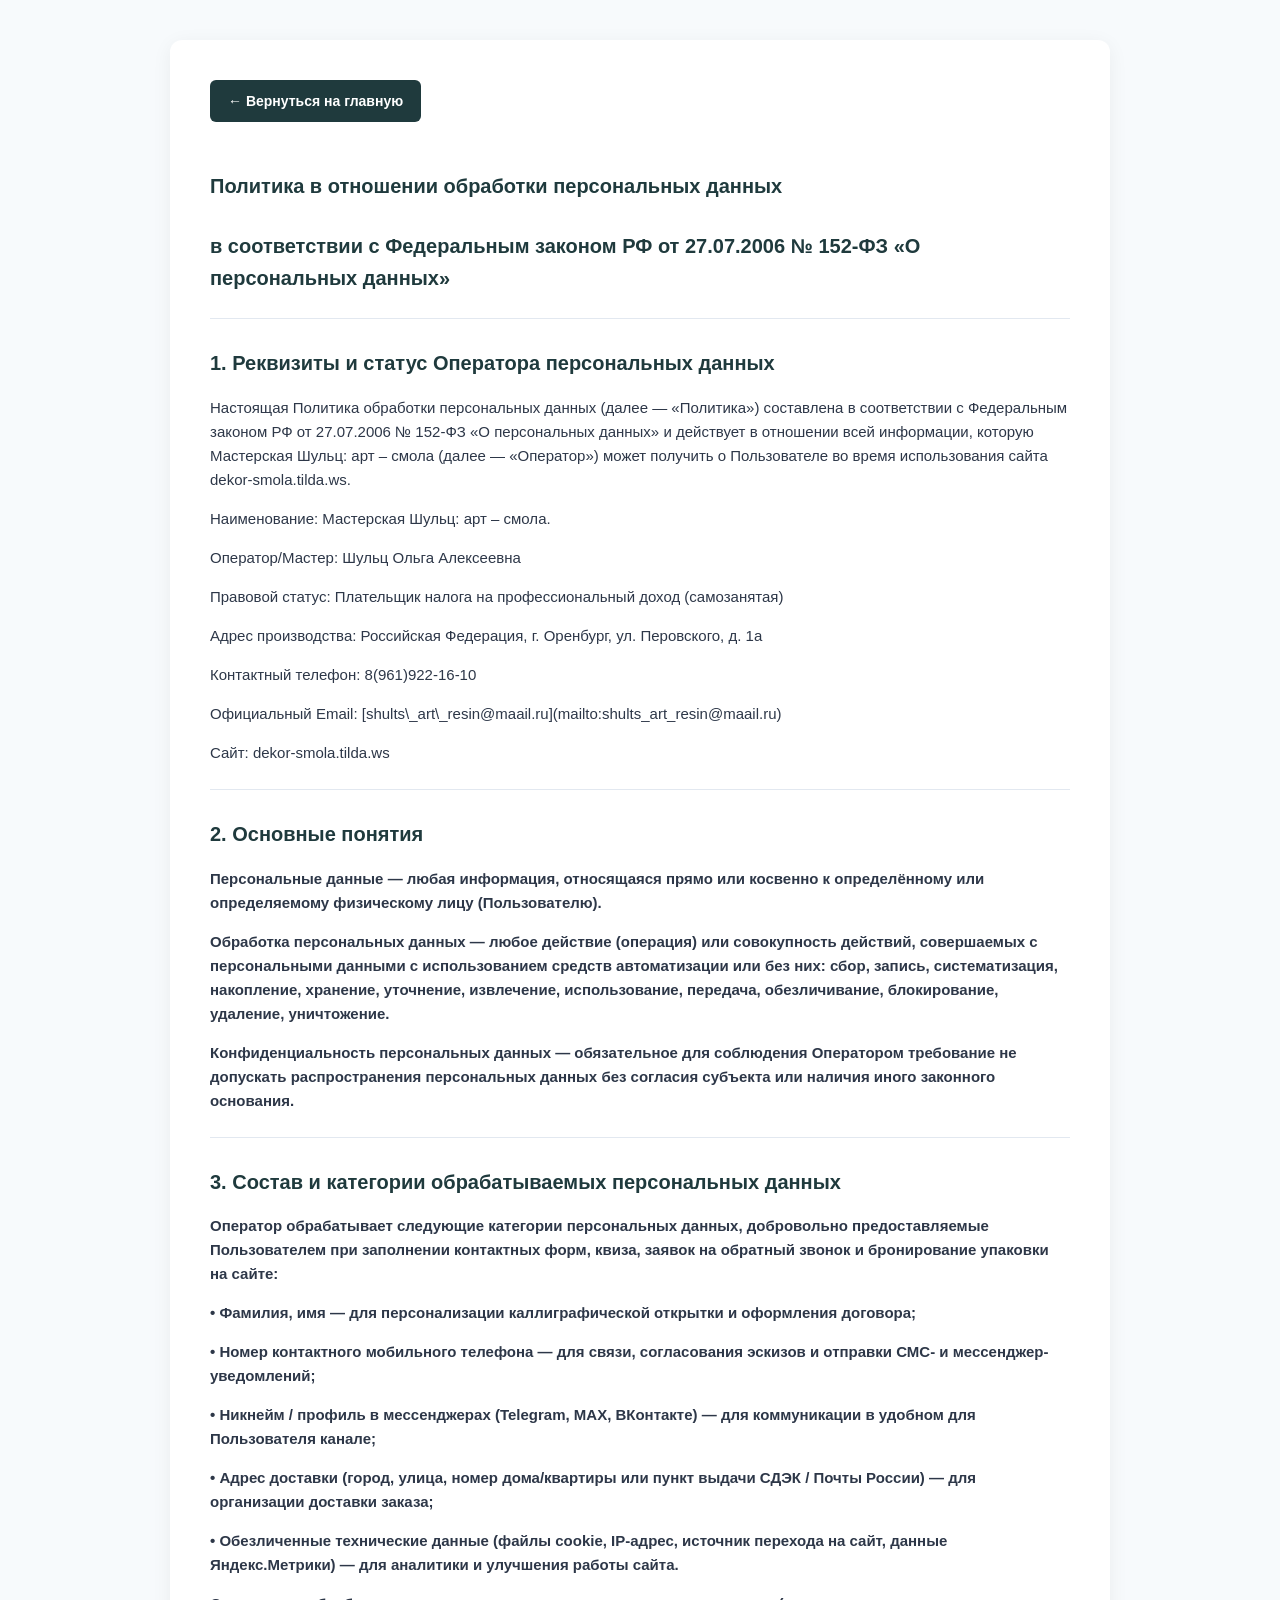
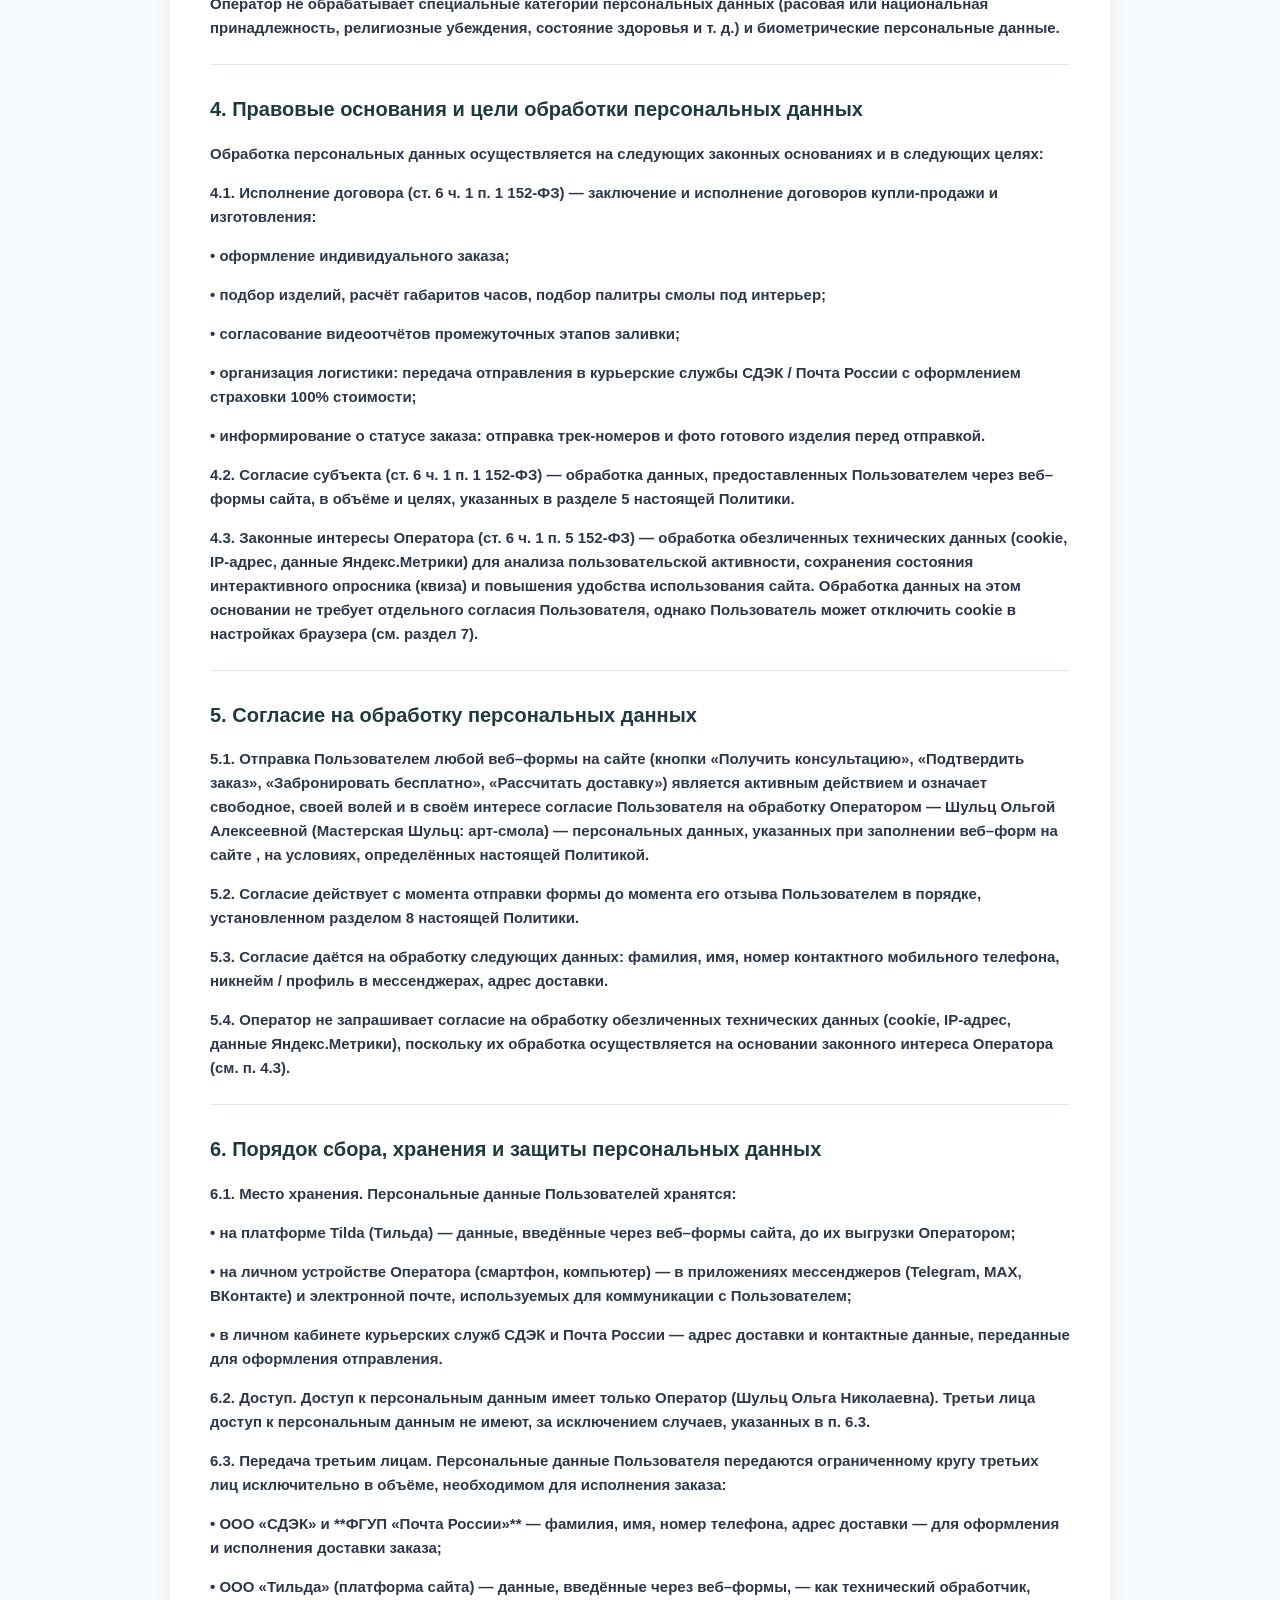
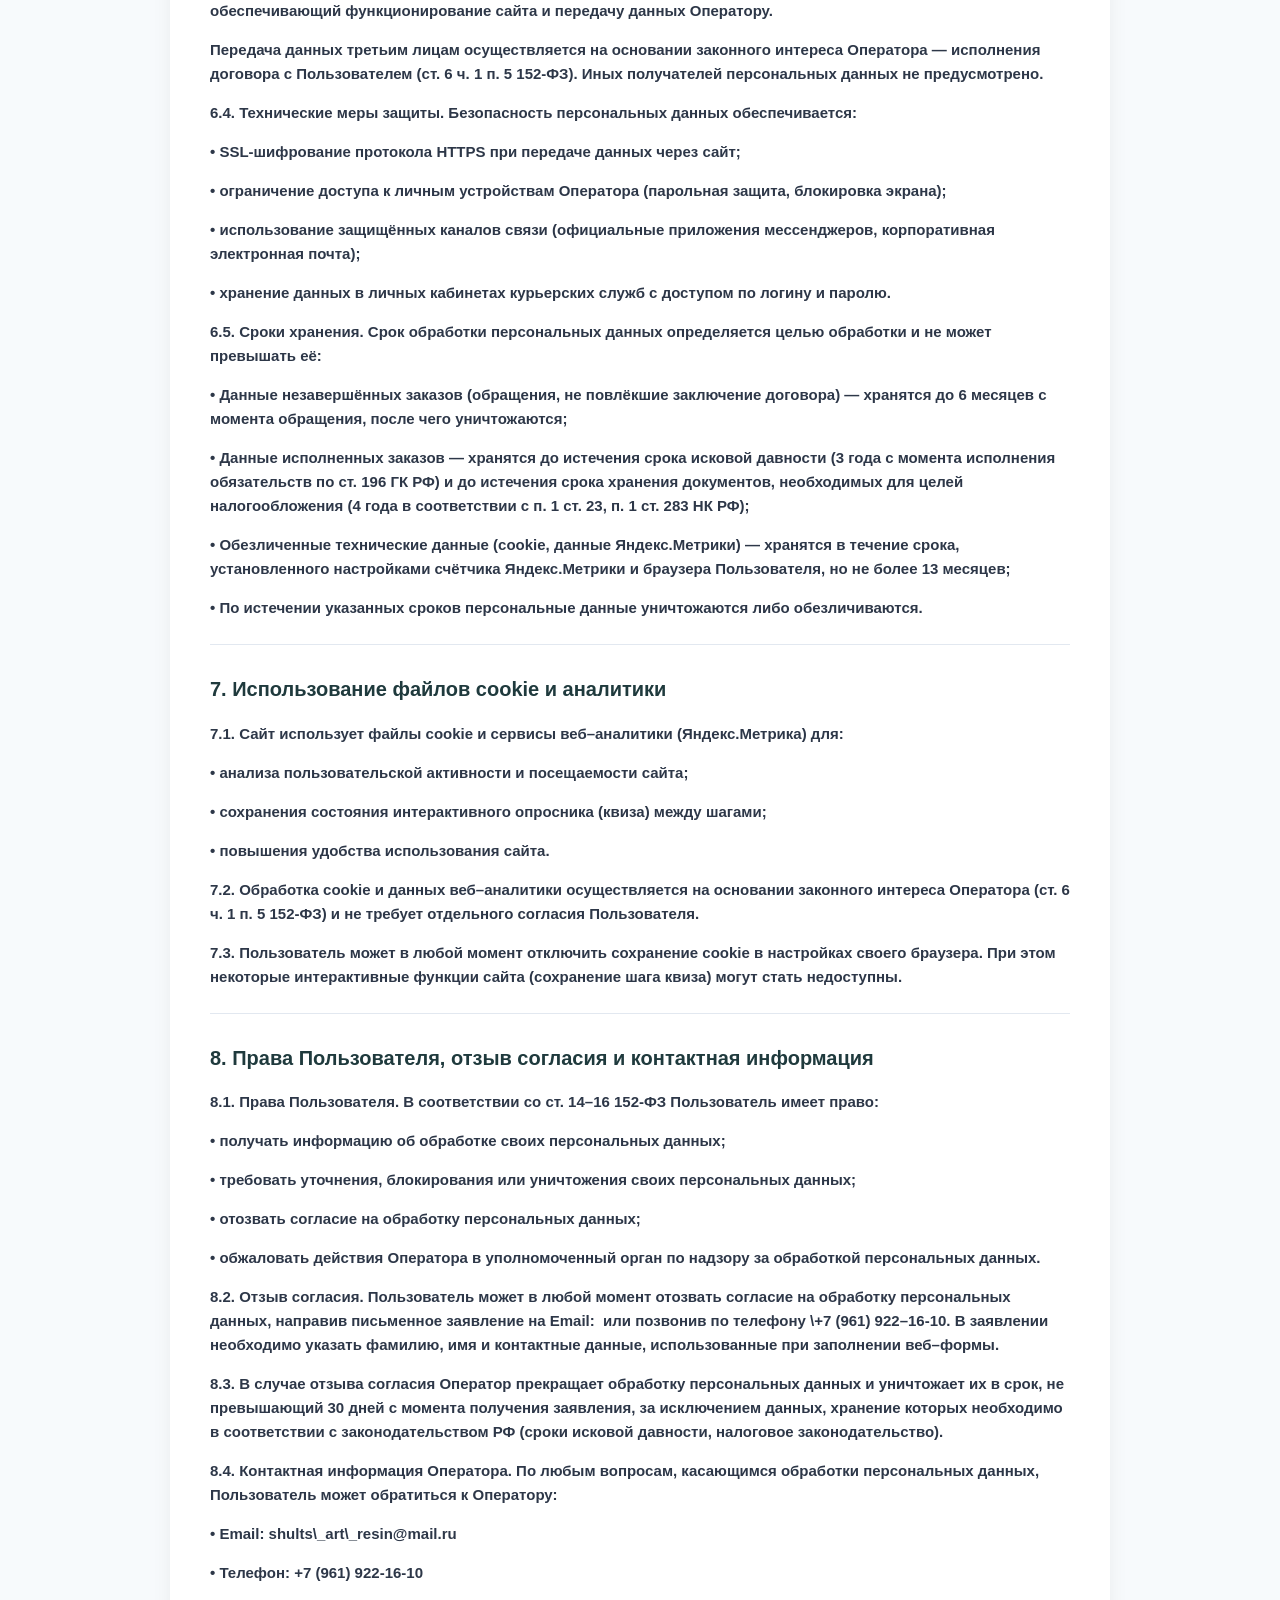
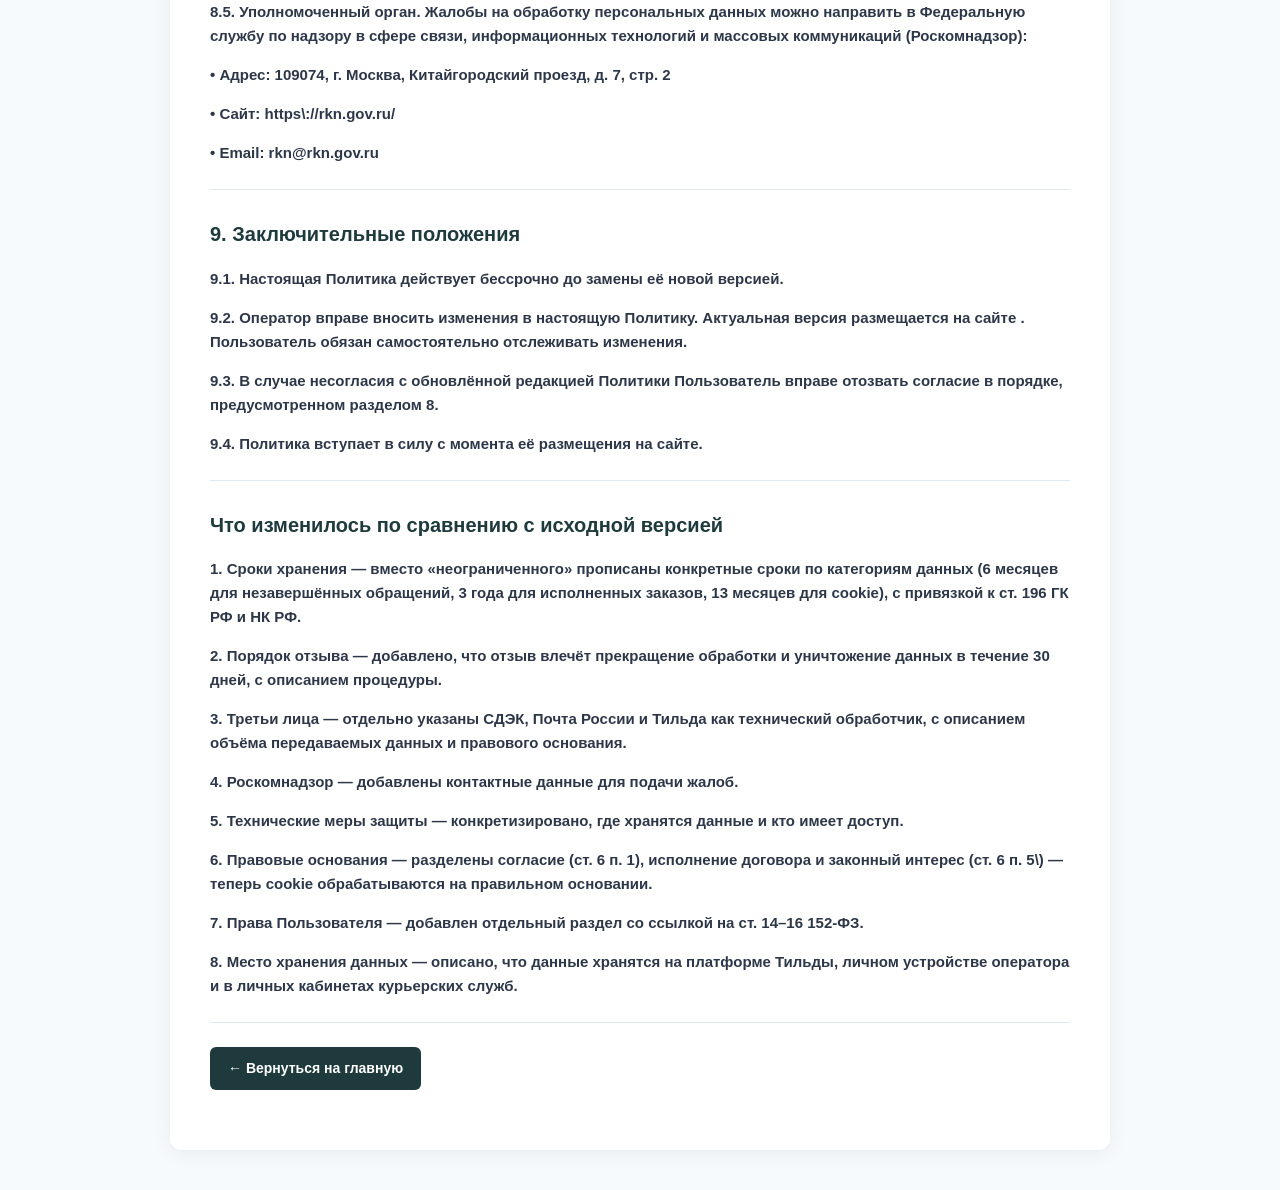
<file: privacy.html>
<!DOCTYPE html>
<html lang="ru">
<head>
  <meta charset="UTF-8">
  <meta name="viewport" content="width=device-width, initial-scale=1.0">
  <title>Политика обработки персональных данных — Мастерская Шульц: арт – смола</title>
  <style>
    body {
      font-family: 'Segoe UI', -apple-system, BlinkMacSystemFont, sans-serif;
      line-height: 1.6;
      color: #2D3748;
      background: #F7FAFC;
      margin: 0;
      padding: 40px 20px;
    }
    .container {
      max-width: 860px;
      margin: 0 auto;
      background: #FFFFFF;
      padding: 40px;
      border-radius: 12px;
      box-shadow: 0 4px 20px rgba(0,0,0,0.06);
    }
    h1 { color: #1F3A3D; font-size: 26px; border-bottom: 2px solid #C5A059; padding-bottom: 12px; }
    h2 { color: #1F3A3D; font-size: 20px; margin-top: 28px; }
    p { margin-bottom: 14px; font-size: 15px; }
    hr { border: 0; height: 1px; background: #E2E8F0; margin: 24px 0; }
    a { color: #C5A059; text-decoration: none; }
    a:hover { text-decoration: underline; }
    .back-btn {
      display: inline-block;
      margin-bottom: 20px;
      padding: 10px 18px;
      background: #1F3A3D;
      color: #FFFFFF;
      border-radius: 6px;
      font-size: 14px;
      font-weight: 600;
    }
  </style>
</head>
<body>
  <div class="container">
    <a href="index.html" class="back-btn">← Вернуться на главную</a>
    <h2>Политика в отношении обработки персональных данных</h2>
<h2>в соответствии с Федеральным законом РФ от 27.07.2006 № 152-ФЗ «О персональных данных»</h2>
<hr>
<h2>1. Реквизиты и статус Оператора персональных данных</h2>
<p>Настоящая Политика обработки персональных данных (далее — «Политика») составлена в соответствии с Федеральным законом РФ от 27.07.2006 № 152-ФЗ «О персональных данных» и действует в отношении всей информации, которую Мастерская Шульц: арт – смола (далее — «Оператор») может получить о Пользователе во время использования сайта dekor-smola.tilda.ws.</p>
<p>Наименование: Мастерская Шульц: арт – смола.</p>
<p>Оператор/Мастер: Шульц Ольга Алексеевна</p>
<p>Правовой статус: Плательщик налога на профессиональный доход (самозанятая)</p>
<p>Адрес производства: Российская Федерация, г. Оренбург, ул. Перовского, д. 1а</p>
<p>Контактный телефон: 8(961)922-16-10</p>
<p>Официальный Email: [shults\_art\_resin@maail.ru](mailto:shults_art_resin@maail.ru)</p>
<p>Сайт: dekor-smola.tilda.ws</p>
<hr>
<h2>2. Основные понятия</h2>
<p><strong>Персональные данные<strong> — любая информация, относящаяся прямо или косвенно к определённому или определяемому физическому лицу (Пользователю).</p>
<p><strong>Обработка персональных данных<strong> — любое действие (операция) или совокупность действий, совершаемых с персональными данными с использованием средств автоматизации или без них: сбор, запись, систематизация, накопление, хранение, уточнение, извлечение, использование, передача, обезличивание, блокирование, удаление, уничтожение.</p>
<p><strong>Конфиденциальность персональных данных<strong> — обязательное для соблюдения Оператором требование не допускать распространения персональных данных без согласия субъекта или наличия иного законного основания.</p>
<hr>
<h2>3. Состав и категории обрабатываемых персональных данных</h2>
<p>Оператор обрабатывает следующие категории персональных данных, добровольно предоставляемые Пользователем при заполнении контактных форм, квиза, заявок на обратный звонок и бронирование упаковки на сайте:</p>
<p>• <strong>Фамилия, имя</strong> — для персонализации каллиграфической открытки и оформления договора;</p>
<p>• <strong>Номер контактного мобильного телефона</strong> — для связи, согласования эскизов и отправки СМС- и мессенджер-уведомлений;</p>
<p>• <strong>Никнейм / профиль в мессенджерах</strong> (Telegram, MAX, ВКонтакте) — для коммуникации в удобном для Пользователя канале;</p>
<p>• <strong>Адрес доставки</strong> (город, улица, номер дома/квартиры или пункт выдачи СДЭК / Почты России) — для организации доставки заказа;</p>
<p>• <strong>Обезличенные технические данные</strong> (файлы cookie, IP-адрес, источник перехода на сайт, данные Яндекс.Метрики) — для аналитики и улучшения работы сайта.</p>
<p>Оператор не обрабатывает специальные категории персональных данных (расовая или национальная принадлежность, религиозные убеждения, состояние здоровья и т. д.) и биометрические персональные данные.</p>
<hr>
<h2>4. Правовые основания и цели обработки персональных данных</h2>
<p>Обработка персональных данных осуществляется на следующих законных основаниях и в следующих целях:</p>
<p><strong>4.1.<strong> <strong>Исполнение договора<strong> (ст. 6 ч. 1 п. 1 152-ФЗ) — заключение и исполнение договоров купли-продажи и изготовления:</p>
<p>• оформление индивидуального заказа;</p>
<p>• подбор изделий, расчёт габаритов часов, подбор палитры смолы под интерьер;</p>
<p>• согласование видеоотчётов промежуточных этапов заливки;</p>
<p>• организация логистики: передача отправления в курьерские службы СДЭК / Почта России с оформлением страховки 100% стоимости;</p>
<p>• информирование о статусе заказа: отправка трек-номеров и фото готового изделия перед отправкой.</p>
<p><strong>4.2.<strong> <strong>Согласие субъекта<strong> (ст. 6 ч. 1 п. 1 152-ФЗ) — обработка данных, предоставленных Пользователем через веб–формы сайта, в объёме и целях, указанных в разделе 5 настоящей Политики.</p>
<p><strong>4.3.<strong> <strong>Законные интересы Оператора<strong> (ст. 6 ч. 1 п. 5 152-ФЗ) — обработка обезличенных технических данных (cookie, IP-адрес, данные Яндекс.Метрики) для анализа пользовательской активности, сохранения состояния интерактивного опросника (квиза) и повышения удобства использования сайта. Обработка данных на этом основании не требует отдельного согласия Пользователя, однако Пользователь может отключить cookie в настройках браузера (см. раздел 7).</p>
<hr>
<h2>5. Согласие на обработку персональных данных</h2>
<p><strong>5.1.<strong> Отправка Пользователем любой веб–формы на сайте (кнопки «Получить консультацию», «Подтвердить заказ», «Забронировать бесплатно», «Рассчитать доставку») является активным действием и означает свободное, своей волей и в своём интересе согласие Пользователя на обработку Оператором — Шульц Ольгой Алексеевной (Мастерская Шульц: арт-смола) — персональных данных, указанных при заполнении веб–форм на сайте , на условиях, определённых настоящей Политикой.</p>
<p><strong>5.2.<strong> Согласие действует с момента отправки формы до момента его отзыва Пользователем в порядке, установленном разделом 8 настоящей Политики.</p>
<p><strong>5.3.<strong> Согласие даётся на обработку следующих данных: фамилия, имя, номер контактного мобильного телефона, никнейм / профиль в мессенджерах, адрес доставки.</p>
<p><strong>5.4.<strong> Оператор не запрашивает согласие на обработку обезличенных технических данных (cookie, IP-адрес, данные Яндекс.Метрики), поскольку их обработка осуществляется на основании законного интереса Оператора (см. п. 4.3).</p>
<hr>
<h2>6. Порядок сбора, хранения и защиты персональных данных</h2>
<p><strong>6.1. Место хранения.<strong> Персональные данные Пользователей хранятся:</p>
<p>• на платформе Tilda (Тильда) — данные, введённые через веб–формы сайта, до их выгрузки Оператором;</p>
<p>• на личном устройстве Оператора (смартфон, компьютер) — в приложениях мессенджеров (Telegram, MAX, ВКонтакте) и электронной почте, используемых для коммуникации с Пользователем;</p>
<p>• в личном кабинете курьерских служб СДЭК и Почта России — адрес доставки и контактные данные, переданные для оформления отправления.</p>
<p><strong>6.2. Доступ.<strong> Доступ к персональным данным имеет только Оператор (Шульц Ольга Николаевна). Третьи лица доступ к персональным данным не имеют, за исключением случаев, указанных в п. 6.3.</p>
<p><strong>6.3. Передача третьим лицам.<strong> Персональные данные Пользователя передаются ограниченному кругу третьих лиц исключительно в объёме, необходимом для исполнения заказа:</p>
<p>• <strong>ООО «СДЭК»</strong> и **ФГУП «Почта России»** — фамилия, имя, номер телефона, адрес доставки — для оформления и исполнения доставки заказа;</p>
<p>• <strong>ООО «Тильда»</strong> (платформа сайта) — данные, введённые через веб–формы, — как технический обработчик, обеспечивающий функционирование сайта и передачу данных Оператору.</p>
<p>Передача данных третьим лицам осуществляется на основании законного интереса Оператора — исполнения договора с Пользователем (ст. 6 ч. 1 п. 5 152-ФЗ). Иных получателей персональных данных не предусмотрено.</p>
<p><strong>6.4. Технические меры защиты.<strong> Безопасность персональных данных обеспечивается:</p>
<p>• SSL-шифрование протокола HTTPS при передаче данных через сайт;</p>
<p>• ограничение доступа к личным устройствам Оператора (парольная защита, блокировка экрана);</p>
<p>• использование защищённых каналов связи (официальные приложения мессенджеров, корпоративная электронная почта);</p>
<p>• хранение данных в личных кабинетах курьерских служб с доступом по логину и паролю.</p>
<p><strong>6.5. Сроки хранения.<strong> Срок обработки персональных данных определяется целью обработки и не может превышать её:</p>
<p>• <strong>Данные незавершённых заказов</strong> (обращения, не повлёкшие заключение договора) — хранятся до 6 месяцев с момента обращения, после чего уничтожаются;</p>
<p>• <strong>Данные исполненных заказов</strong> — хранятся до истечения срока исковой давности (3 года с момента исполнения обязательств по ст. 196 ГК РФ) и до истечения срока хранения документов, необходимых для целей налогообложения (4 года в соответствии с п. 1 ст. 23, п. 1 ст. 283 НК РФ);</p>
<p>• <strong>Обезличенные технические данные</strong> (cookie, данные Яндекс.Метрики) — хранятся в течение срока, установленного настройками счётчика Яндекс.Метрики и браузера Пользователя, но не более 13 месяцев;</p>
<p>• По истечении указанных сроков персональные данные уничтожаются либо обезличиваются.</p>
<hr>
<h2>7. Использование файлов cookie и аналитики</h2>
<p><strong>7.1.<strong> Сайт использует файлы cookie и сервисы веб–аналитики (Яндекс.Метрика) для:</p>
<p>• анализа пользовательской активности и посещаемости сайта;</p>
<p>• сохранения состояния интерактивного опросника (квиза) между шагами;</p>
<p>• повышения удобства использования сайта.</p>
<p><strong>7.2.<strong> Обработка cookie и данных веб–аналитики осуществляется на основании законного интереса Оператора (ст. 6 ч. 1 п. 5 152-ФЗ) и не требует отдельного согласия Пользователя.</p>
<p><strong>7.3.<strong> Пользователь может в любой момент отключить сохранение cookie в настройках своего браузера. При этом некоторые интерактивные функции сайта (сохранение шага квиза) могут стать недоступны.</p>
<hr>
<h2>8. Права Пользователя, отзыв согласия и контактная информация</h2>
<p><strong>8.1. Права Пользователя.<strong> В соответствии со ст. 14–16 152-ФЗ Пользователь имеет право:</p>
<p>• получать информацию об обработке своих персональных данных;</p>
<p>• требовать уточнения, блокирования или уничтожения своих персональных данных;</p>
<p>• отозвать согласие на обработку персональных данных;</p>
<p>• обжаловать действия Оператора в уполномоченный орган по надзору за обработкой персональных данных.</p>
<p><strong>8.2. Отзыв согласия.<strong> Пользователь может в любой момент отозвать согласие на обработку персональных данных, направив письменное заявление на Email:  или позвонив по телефону \+7 (961) 922–16-10. В заявлении необходимо указать фамилию, имя и контактные данные, использованные при заполнении веб–формы.</p>
<p><strong>8.3.<strong> В случае отзыва согласия Оператор прекращает обработку персональных данных и уничтожает их в срок, не превышающий <strong>30 дней<strong> с момента получения заявления, за исключением данных, хранение которых необходимо в соответствии с законодательством РФ (сроки исковой давности, налоговое законодательство).</p>
<p><strong>8.4. Контактная информация Оператора.<strong> По любым вопросам, касающимся обработки персональных данных, Пользователь может обратиться к Оператору:</p>
<p>• <strong>Email:</strong> shults\_art\_resin@mail.ru</p>
<p>• <strong>Телефон:</strong> +7 (961) 922-16-10</p>
<p><strong>8.5. Уполномоченный орган.<strong> Жалобы на обработку персональных данных можно направить в Федеральную службу по надзору в сфере связи, информационных технологий и массовых коммуникаций (Роскомнадзор):</p>
<p>• <strong>Адрес:</strong> 109074, г. Москва, Китайгородский проезд, д. 7, стр. 2</p>
<p>• <strong>Сайт:</strong> https\://rkn.gov.ru/</p>
<p>• <strong>Email:</strong> rkn@rkn.gov.ru</p>
<hr>
<h2>9. Заключительные положения</h2>
<p><strong>9.1.<strong> Настоящая Политика действует бессрочно до замены её новой версией.</p>
<p><strong>9.2.<strong> Оператор вправе вносить изменения в настоящую Политику. Актуальная версия размещается на сайте . Пользователь обязан самостоятельно отслеживать изменения.</p>
<p><strong>9.3.<strong> В случае несогласия с обновлённой редакцией Политики Пользователь вправе отозвать согласие в порядке, предусмотренном разделом 8.</p>
<p><strong>9.4.<strong> Политика вступает в силу с момента её размещения на сайте.</p>
<hr>
<h2>Что изменилось по сравнению с исходной версией</h2>
<p>1. <strong>Сроки хранения<strong> — вместо «неограниченного» прописаны конкретные сроки по категориям данных (6 месяцев для незавершённых обращений, 3 года для исполненных заказов, 13 месяцев для cookie), с привязкой к ст. 196 ГК РФ и НК РФ.</p>
<p>2. <strong>Порядок отзыва<strong> — добавлено, что отзыв влечёт прекращение обработки и уничтожение данных в течение 30 дней, с описанием процедуры.</p>
<p>3. <strong>Третьи лица<strong> — отдельно указаны СДЭК, Почта России и Тильда как технический обработчик, с описанием объёма передаваемых данных и правового основания.</p>
<p>4. <strong>Роскомнадзор<strong> — добавлены контактные данные для подачи жалоб.</p>
<p>5. <strong>Технические меры защиты<strong> — конкретизировано, где хранятся данные и кто имеет доступ.</p>
<p>6. <strong>Правовые основания<strong> — разделены согласие (ст. 6 п. 1), исполнение договора и законный интерес (ст. 6 п. 5\) — теперь cookie обрабатываются на правильном основании.</p>
<p>7. <strong>Права Пользователя<strong> — добавлен отдельный раздел со ссылкой на ст. 14–16 152-ФЗ.</p>
<p>8. <strong>Место хранения данных<strong> — описано, что данные хранятся на платформе Тильды, личном устройстве оператора и в личных кабинетах курьерских служб.</p>
    <hr>
    <a href="index.html" class="back-btn">← Вернуться на главную</a>
  </div>
</body>
</html>
</file>
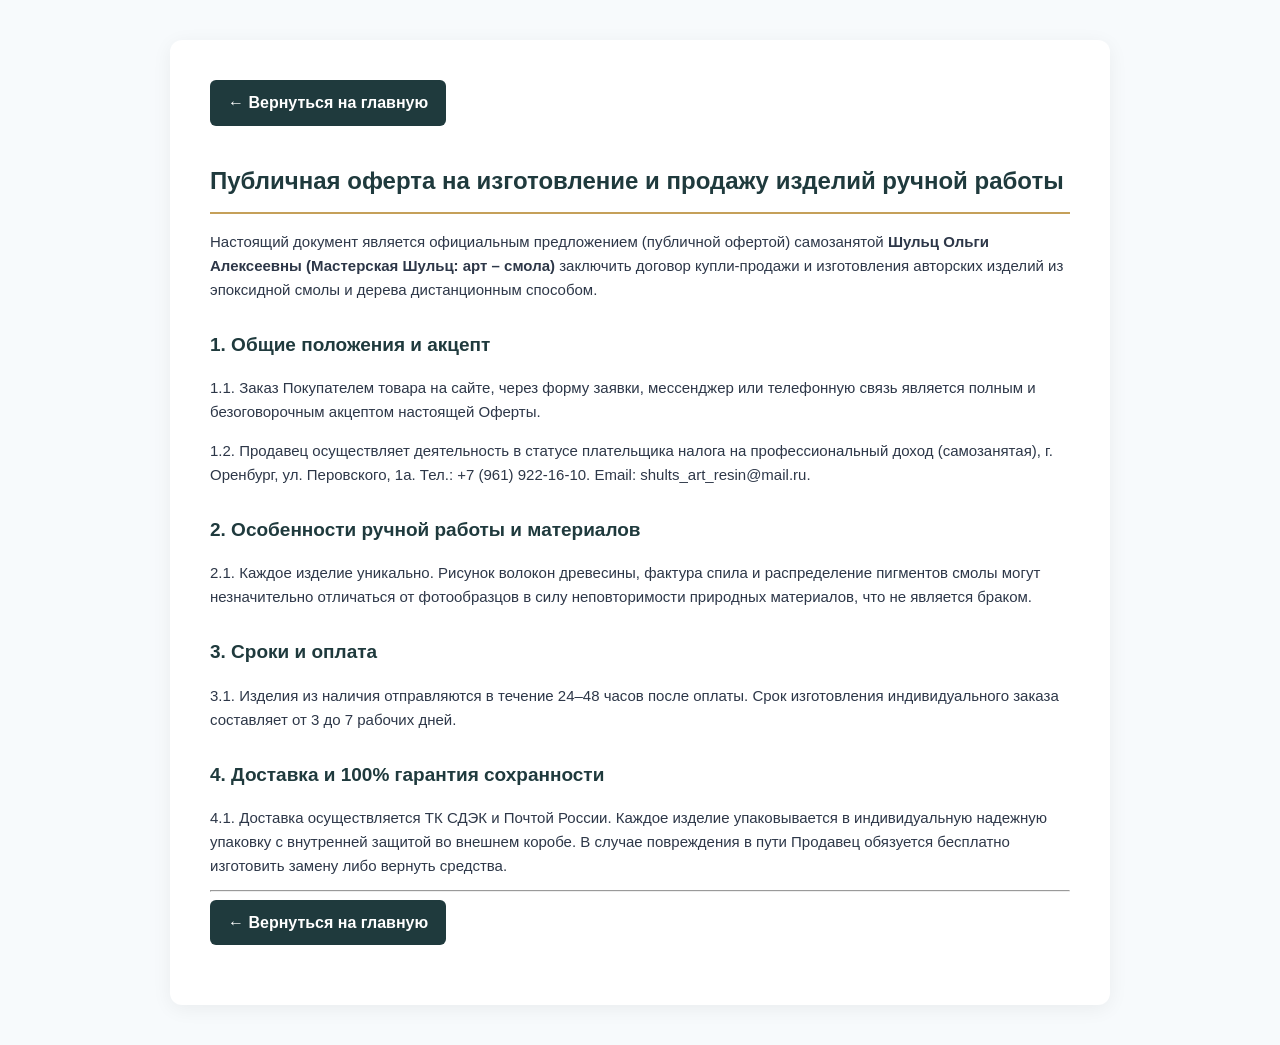
<file: terms.html>
<!DOCTYPE html>
<html lang="ru">
<head>
  <meta charset="UTF-8">
  <meta name="viewport" content="width=device-width, initial-scale=1.0">
  <title>Публичная оферта и условия заказа — Мастерская Шульц: арт – смола</title>
  <style>
    body { font-family: 'Segoe UI', -apple-system, BlinkMacSystemFont, sans-serif; line-height: 1.6; background: #F7FAFC; color: #2D3748; padding: 40px 20px; margin: 0; }
    .container { max-width: 860px; margin: 0 auto; background: #FFFFFF; padding: 40px; border-radius: 12px; box-shadow: 0 4px 20px rgba(0,0,0,0.06); }
    h1 { color: #1F3A3D; font-size: 24px; border-bottom: 2px solid #C5A059; padding-bottom: 12px; }
    h2 { color: #1F3A3D; font-size: 19px; margin-top: 28px; }
    p, li { font-size: 15px; margin-bottom: 12px; }
    a { color: #C5A059; text-decoration: none; }
    .back-btn { display: inline-block; margin-bottom: 20px; padding: 10px 18px; background: #1F3A3D; color: #FFFFFF; border-radius: 6px; font-weight: 600; text-decoration: none; }
  </style>
</head>
<body>
  <div class="container">
    <a href="index.html" class="back-btn">← Вернуться на главную</a>
    <h1>Публичная оферта на изготовление и продажу изделий ручной работы</h1>
    <p>Настоящий документ является официальным предложением (публичной офертой) самозанятой <strong>Шульц Ольги Алексеевны (Мастерская Шульц: арт – смола)</strong> заключить договор купли-продажи и изготовления авторских изделий из эпоксидной смолы и дерева дистанционным способом.</p>
    
    <h2>1. Общие положения и акцепт</h2>
    <p>1.1. Заказ Покупателем товара на сайте, через форму заявки, мессенджер или телефонную связь является полным и безоговорочным акцептом настоящей Оферты.</p>
    <p>1.2. Продавец осуществляет деятельность в статусе плательщика налога на профессиональный доход (самозанятая), г. Оренбург, ул. Перовского, 1а. Тел.: +7 (961) 922-16-10. Email: shults_art_resin@mail.ru.</p>

    <h2>2. Особенности ручной работы и материалов</h2>
    <p>2.1. Каждое изделие уникально. Рисунок волокон древесины, фактура спила и распределение пигментов смолы могут незначительно отличаться от фотообразцов в силу неповторимости природных материалов, что не является браком.</p>

    <h2>3. Сроки и оплата</h2>
    <p>3.1. Изделия из наличия отправляются в течение 24–48 часов после оплаты. Срок изготовления индивидуального заказа составляет от 3 до 7 рабочих дней.</p>

    <h2>4. Доставка и 100% гарантия сохранности</h2>
    <p>4.1. Доставка осуществляется ТК СДЭК и Почтой России. Каждое изделие упаковывается в индивидуальную надежную упаковку с внутренней защитой во внешнем коробе. В случае повреждения в пути Продавец обязуется бесплатно изготовить замену либо вернуть средства.</p>
    <hr>
    <a href="index.html" class="back-btn">← Вернуться на главную</a>
  </div>
</body>
</html>
</file>
